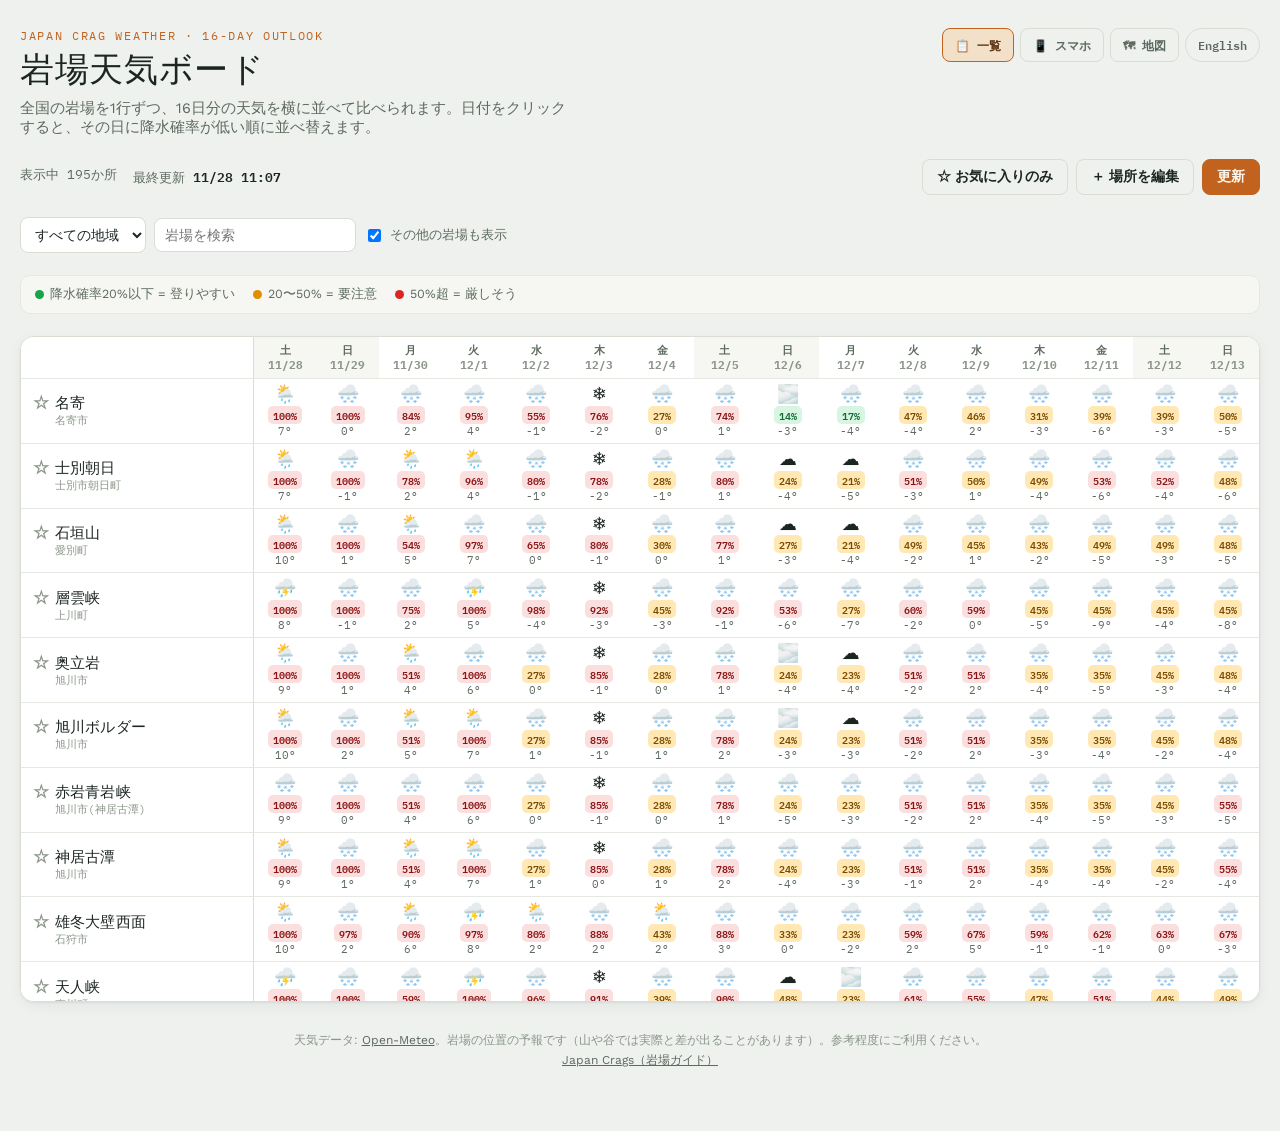
<file: index.html>
<!doctype html>
<html lang="ja">
<head>
<meta charset="utf-8" />
<meta name="viewport" content="width=device-width, initial-scale=1" />
<meta name="google-site-verification" content="5ssYtraUN7Qin5nMZVp0XB-z2Ccbjzz2m-BGXpXzD_s" />
<title>岩場天気ボード - クライミング岩場の天気予報まとめ</title>
<meta name="description" content="全国190か所以上のクライミング・ボルダリングの岩場の天気予報を、16日分まとめて比較できる無料ツール。一覧・地図・スマホ向けのおすすめ順表示から確認できます。" />
<meta name="robots" content="index,follow" />
<link rel="canonical" href="https://weather.japancrags.com/" />
<link rel="alternate" hreflang="ja" href="https://weather.japancrags.com/" data-path="./" />
<link rel="alternate" hreflang="en" href="https://weather.japancrags.com/en/" data-path="en/" />
<link rel="alternate" hreflang="x-default" href="https://weather.japancrags.com/en/" />
<script>try{var p=localStorage.getItem("crag-weather-lang"),c=document.documentElement.lang;if(p&&p!==c){var a=document.querySelector('link[rel=alternate][hreflang="'+p+'"]');if(a)location.replace(a.getAttribute("data-path"))}}catch(e){}</script>
<meta property="og:type" content="website" />
<meta property="og:site_name" content="岩場天気ボード" />
<meta property="og:title" content="岩場天気ボード - クライミング岩場の天気予報まとめ" />
<meta property="og:description" content="全国190か所以上のクライミング・ボルダリングの岩場の天気予報を、16日分まとめて比較できる無料ツール。" />
<meta property="og:url" content="https://weather.japancrags.com/" />
<meta property="og:locale" content="ja_JP" />
<meta name="twitter:card" content="summary" />
<meta name="twitter:title" content="岩場天気ボード - クライミング岩場の天気予報まとめ" />
<meta name="twitter:description" content="全国190か所以上のクライミング・ボルダリングの岩場の天気予報を、16日分まとめて比較できる無料ツール。" />
<link rel="stylesheet" href="style.css" />
<script type="application/ld+json">
{
  "@context": "https://schema.org",
  "@type": "WebApplication",
  "name": "岩場天気ボード",
  "url": "https://weather.japancrags.com/",
  "description": "全国190か所以上のクライミング・ボルダリングの岩場の天気予報を、16日分まとめて比較できる無料ツール。",
  "applicationCategory": "UtilitiesApplication",
  "operatingSystem": "Any",
  "inLanguage": "ja",
  "isAccessibleForFree": true
}
</script>
<script>
  // Narrow-screen visitors get the touch-friendly layout automatically;
  // a visitor who came back here on purpose (via the phone page's nav) is left alone.
  try{
    var prefersDesktop = sessionStorage.getItem("crag-weather-prefer-desktop") === "1";
    if(!prefersDesktop && window.matchMedia("(max-width: 700px)").matches){
      location.replace("mobile.html");
    }
  }catch(e){}
</script>
</head>
<body>
<div class="wrap wide">
  <header>
    <div class="header-top">
      <div>
        <p class="eyebrow">Japan Crag Weather &middot; 16-Day Outlook</p>
        <h1>岩場天気ボード</h1>
      </div>
      <nav class="view-nav">
        <span class="view-switch active">📋 一覧</span>
        <a class="view-switch" href="mobile.html">📱 スマホ</a>
        <a class="view-switch" href="map.html">🗺 地図</a>
        <a class="lang-btn" href="en/" hreflang="en" lang="en" data-lang="en">English</a>
      </nav>
    </div>
    <p class="sub">全国の岩場を1行ずつ、16日分の天気を横に並べて比べられます。日付をクリックすると、その日に降水確率が低い順に並べ替えます。</p>
  </header>

  <div class="toprow">
    <div class="meta">
      <span id="shown-label">–</span>
      <span id="updated-label">読み込み中…</span>
    </div>
    <div style="display:flex;gap:8px;align-items:center;flex-wrap:wrap;">
      <span class="hidden-note" id="hidden-note" style="display:none;"></span>
      <button class="ghost fav-toggle" id="fav-toggle">☆ お気に入りのみ</button>
      <button class="ghost" id="edit-toggle">＋ 場所を編集</button>
      <button class="primary" id="refresh-btn">更新</button>
    </div>
  </div>

  <div class="filters">
    <select id="pref-select" aria-label="地域"><option value="">すべての地域</option></select>
    <input type="search" id="query-input" placeholder="岩場を検索" aria-label="岩場を検索" />
    <label class="check"><input type="checkbox" id="more-toggle" checked /> その他の岩場も表示</label>
  </div>

  <div class="legend">
    <span class="item"><span class="dot good"></span>降水確率20%以下 = 登りやすい</span>
    <span class="item"><span class="dot caution"></span>20〜50% = 要注意</span>
    <span class="item"><span class="dot poor"></span>50%超 = 厳しそう</span>
  </div>

  <div class="add-panel" id="add-panel">
    <label for="add-input">岩場・地名を検索して追加</label>
    <div class="add-row">
      <input type="text" id="add-input" placeholder="例：幌尻岳、増毛、瑞牆山 など" />
      <button id="search-btn">検索</button>
      <button class="ghost" id="cancel-add">閉じる</button>
    </div>
    <div class="search-results" id="search-results"></div>
    <p class="hint">Open-Meteoのジオコーディングで検索します。ヒットしたら追加してください（この端末にのみ保存されます）。</p>
  </div>

  <div class="matrix-wrap" id="matrix"></div>

  <footer>
    天気データ: <a href="https://open-meteo.com/" target="_blank" rel="noopener">Open-Meteo</a>。岩場の位置の予報です（山や谷では実際と差が出ることがあります）。参考程度にご利用ください。<br/>
    <a href="https://japancrags.com/ja/">Japan Crags（岩場ガイド）</a>
  </footer>
</div>

<script src="shared.js"></script>
<script src="app.js"></script>
</body>
</html>
</file>
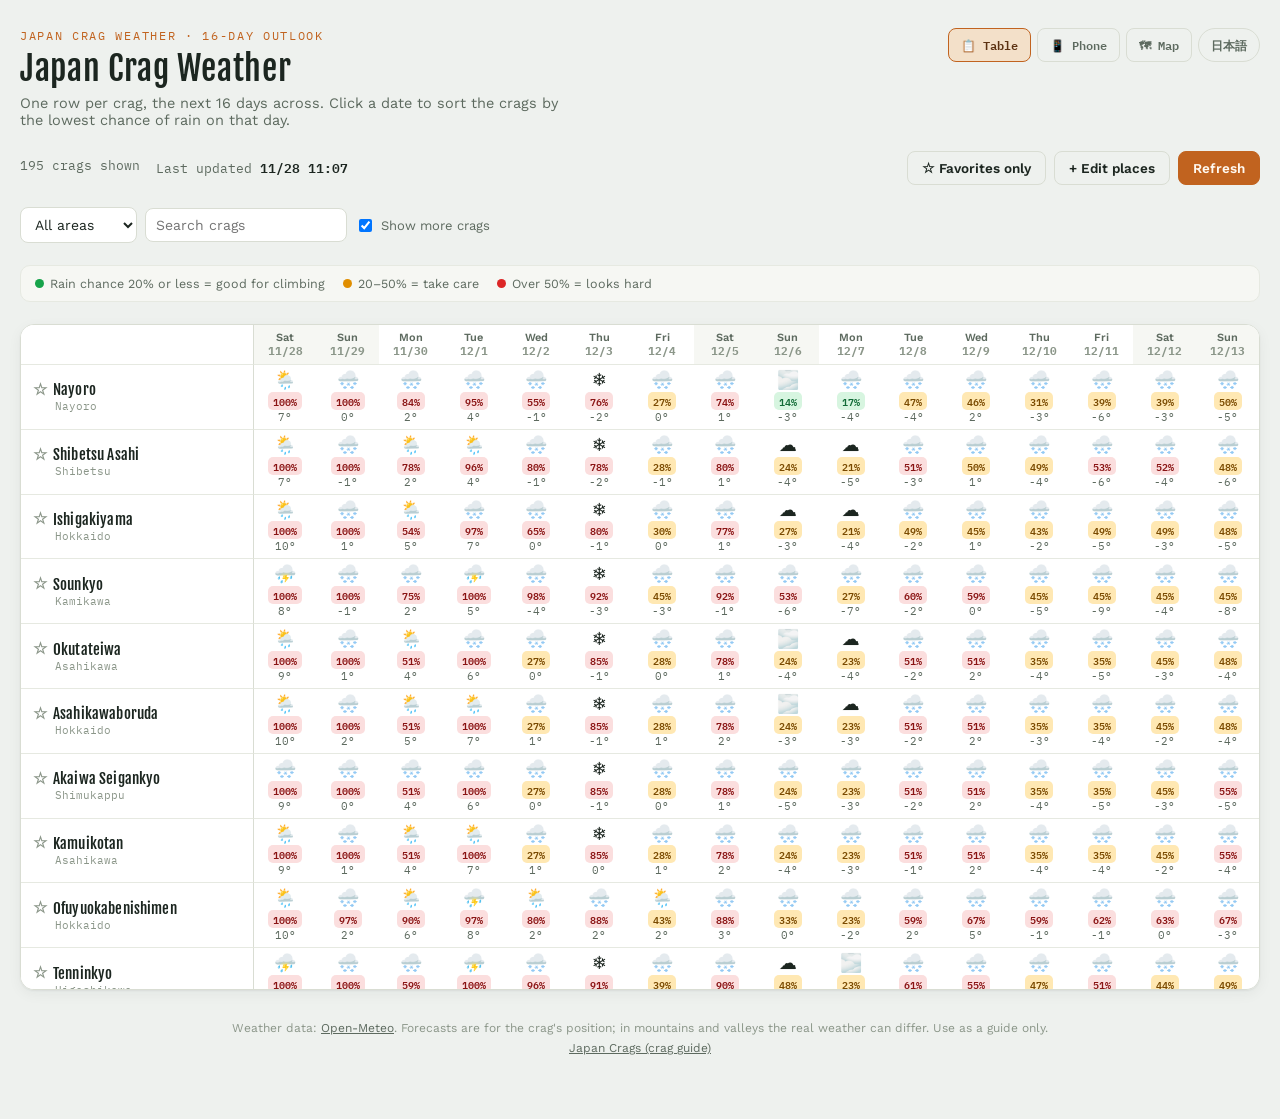
<file: en/index.html>
<!doctype html>
<html lang="en">
<head>
<meta charset="utf-8" />
<meta name="viewport" content="width=device-width, initial-scale=1" />
<title>Japan Crag Weather - 16-day forecast for climbing crags in Japan</title>
<meta name="description" content="Compare the 16-day weather forecast for more than 190 climbing and bouldering crags across Japan. A free tool with a table view, a full-screen map and a phone view that ranks crags by day." />
<meta name="robots" content="index,follow" />
<link rel="canonical" href="https://weather.japancrags.com/en/" />
<link rel="alternate" hreflang="ja" href="https://weather.japancrags.com/" data-path="../" />
<link rel="alternate" hreflang="en" href="https://weather.japancrags.com/en/" data-path="./" />
<link rel="alternate" hreflang="x-default" href="https://weather.japancrags.com/en/" />
<script>try{var p=localStorage.getItem("crag-weather-lang"),c=document.documentElement.lang;if(p&&p!==c){var a=document.querySelector('link[rel=alternate][hreflang="'+p+'"]');if(a)location.replace(a.getAttribute("data-path"))}}catch(e){}</script>
<meta property="og:type" content="website" />
<meta property="og:site_name" content="Japan Crag Weather" />
<meta property="og:title" content="Japan Crag Weather - 16-day forecast for climbing crags in Japan" />
<meta property="og:description" content="Compare the 16-day weather forecast for more than 190 climbing and bouldering crags across Japan. A free tool." />
<meta property="og:url" content="https://weather.japancrags.com/en/" />
<meta property="og:locale" content="en_US" />
<meta name="twitter:card" content="summary" />
<link rel="stylesheet" href="../style.css" />
<script type="application/ld+json">
{
  "@context": "https://schema.org",
  "@type": "WebApplication",
  "name": "Japan Crag Weather",
  "url": "https://weather.japancrags.com/en/",
  "description": "Compare the 16-day weather forecast for more than 190 climbing and bouldering crags across Japan.",
  "applicationCategory": "UtilitiesApplication",
  "operatingSystem": "Any",
  "inLanguage": "en",
  "isAccessibleForFree": true
}
</script>
<script>
  // Narrow-screen visitors get the touch-friendly layout automatically;
  // a visitor who came back here on purpose (via the phone page's nav) is left alone.
  try{
    var prefersDesktop = sessionStorage.getItem("crag-weather-prefer-desktop") === "1";
    if(!prefersDesktop && window.matchMedia("(max-width: 700px)").matches){
      location.replace("mobile.html");
    }
  }catch(e){}
</script>
</head>
<body>
<div class="wrap wide">
  <header>
    <div class="header-top">
      <div>
        <p class="eyebrow">Japan Crag Weather &middot; 16-Day Outlook</p>
        <h1>Japan Crag Weather</h1>
      </div>
      <nav class="view-nav">
        <span class="view-switch active">📋 Table</span>
        <a class="view-switch" href="mobile.html">📱 Phone</a>
        <a class="view-switch" href="map.html">🗺 Map</a>
        <a class="lang-btn" href="../" hreflang="ja" lang="ja" data-lang="ja">日本語</a>
      </nav>
    </div>
    <p class="sub">One row per crag, the next 16 days across. Click a date to sort the crags by the lowest chance of rain on that day.</p>
  </header>

  <div class="toprow">
    <div class="meta">
      <span id="shown-label">–</span>
      <span id="updated-label">Loading…</span>
    </div>
    <div style="display:flex;gap:8px;align-items:center;flex-wrap:wrap;">
      <span class="hidden-note" id="hidden-note" style="display:none;"></span>
      <button class="ghost fav-toggle" id="fav-toggle">☆ Favorites only</button>
      <button class="ghost" id="edit-toggle">+ Edit places</button>
      <button class="primary" id="refresh-btn">Refresh</button>
    </div>
  </div>

  <div class="filters">
    <select id="pref-select" aria-label="Area"><option value="">All areas</option></select>
    <input type="search" id="query-input" placeholder="Search crags" aria-label="Search crags" />
    <label class="check"><input type="checkbox" id="more-toggle" checked /> Show more crags</label>
  </div>

  <div class="legend">
    <span class="item"><span class="dot good"></span>Rain chance 20% or less = good for climbing</span>
    <span class="item"><span class="dot caution"></span>20–50% = take care</span>
    <span class="item"><span class="dot poor"></span>Over 50% = looks hard</span>
  </div>

  <div class="add-panel" id="add-panel">
    <label for="add-input">Search for a crag or place to add</label>
    <div class="add-row">
      <input type="text" id="add-input" placeholder="For example: Ogawayama, Mizugaki" />
      <button id="search-btn">Search</button>
      <button class="ghost" id="cancel-add">Close</button>
    </div>
    <div class="search-results" id="search-results"></div>
    <p class="hint">Searches with the Open-Meteo geocoder. Add a result to keep it (saved on this device only).</p>
  </div>

  <div class="matrix-wrap" id="matrix"></div>

  <footer>
    Weather data: <a href="https://open-meteo.com/" target="_blank" rel="noopener">Open-Meteo</a>. Forecasts are for the crag's position; in mountains and valleys the real weather can differ. Use as a guide only.<br/>
    <a href="https://japancrags.com/">Japan Crags (crag guide)</a>
  </footer>
</div>

<script>window.CW_ROOT = "../";</script>
<script src="../shared.js"></script>
<script src="../app.js"></script>
</body>
</html>
</file>
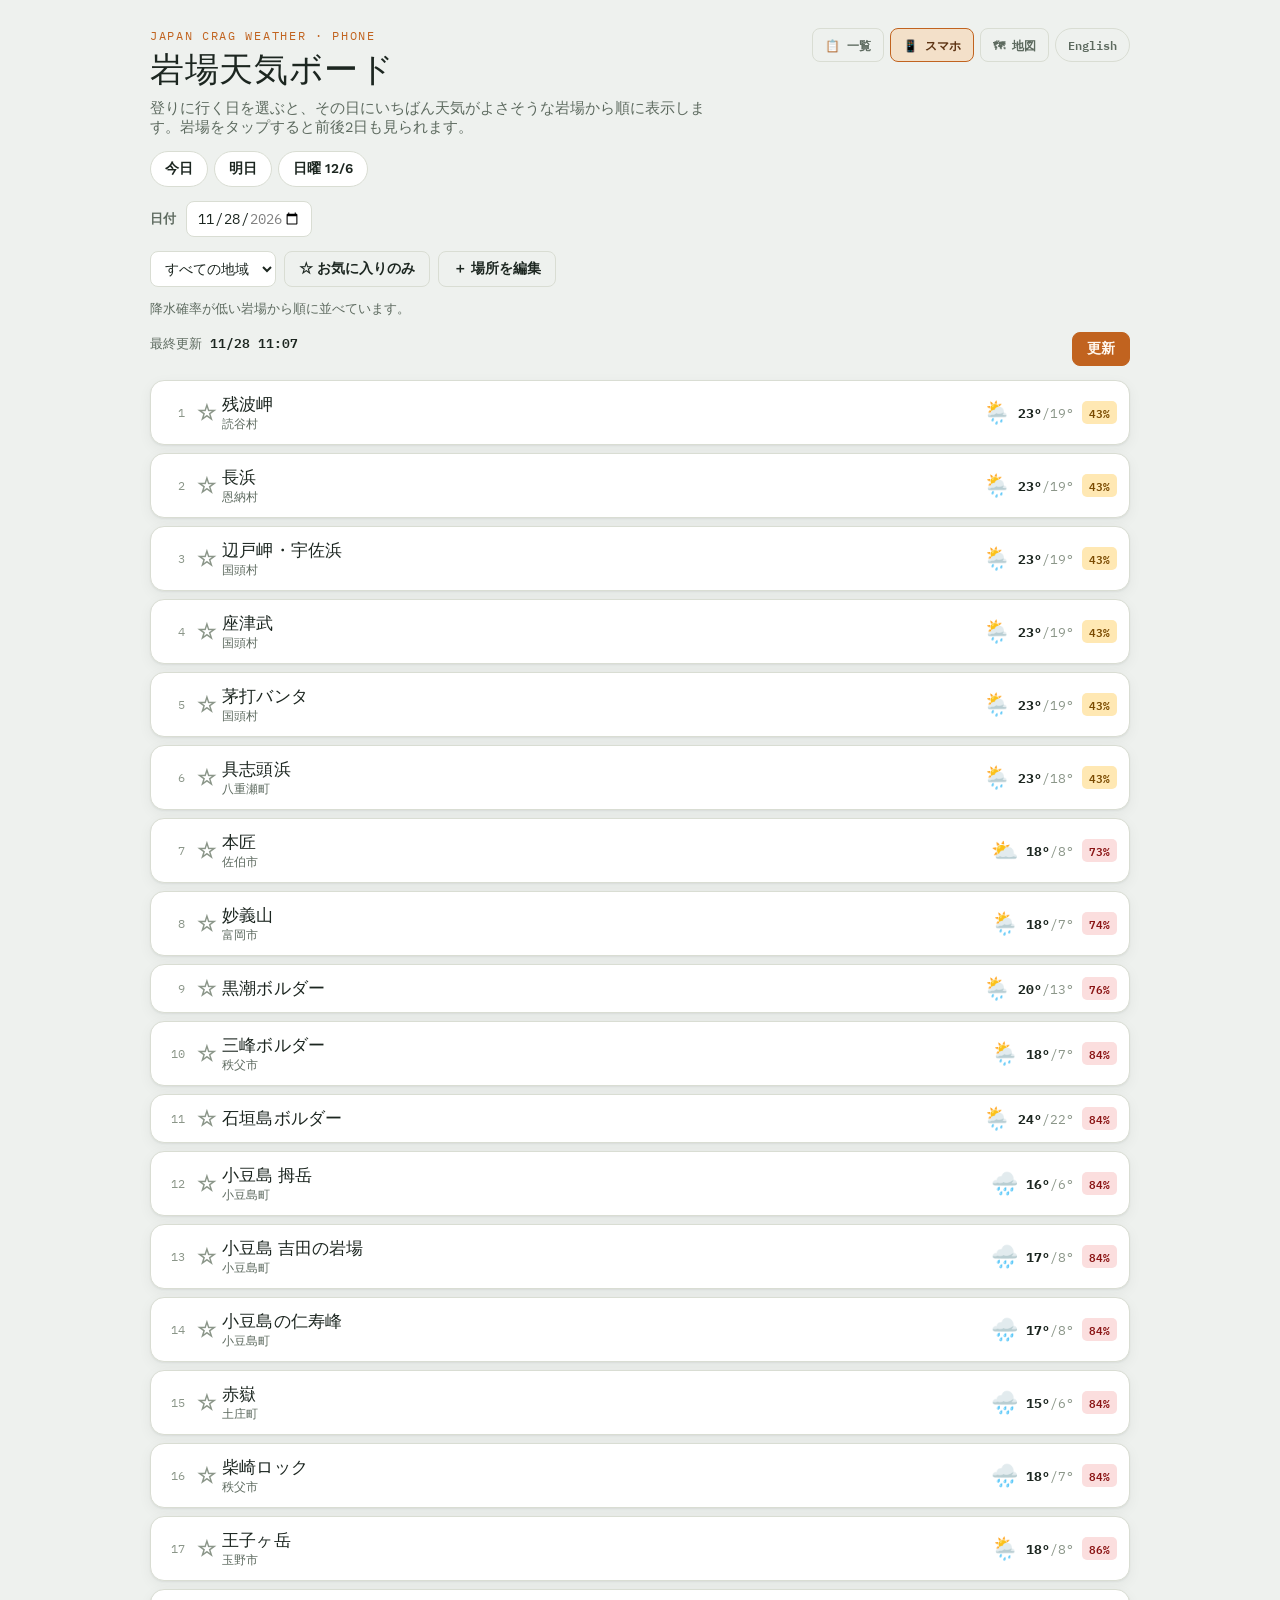
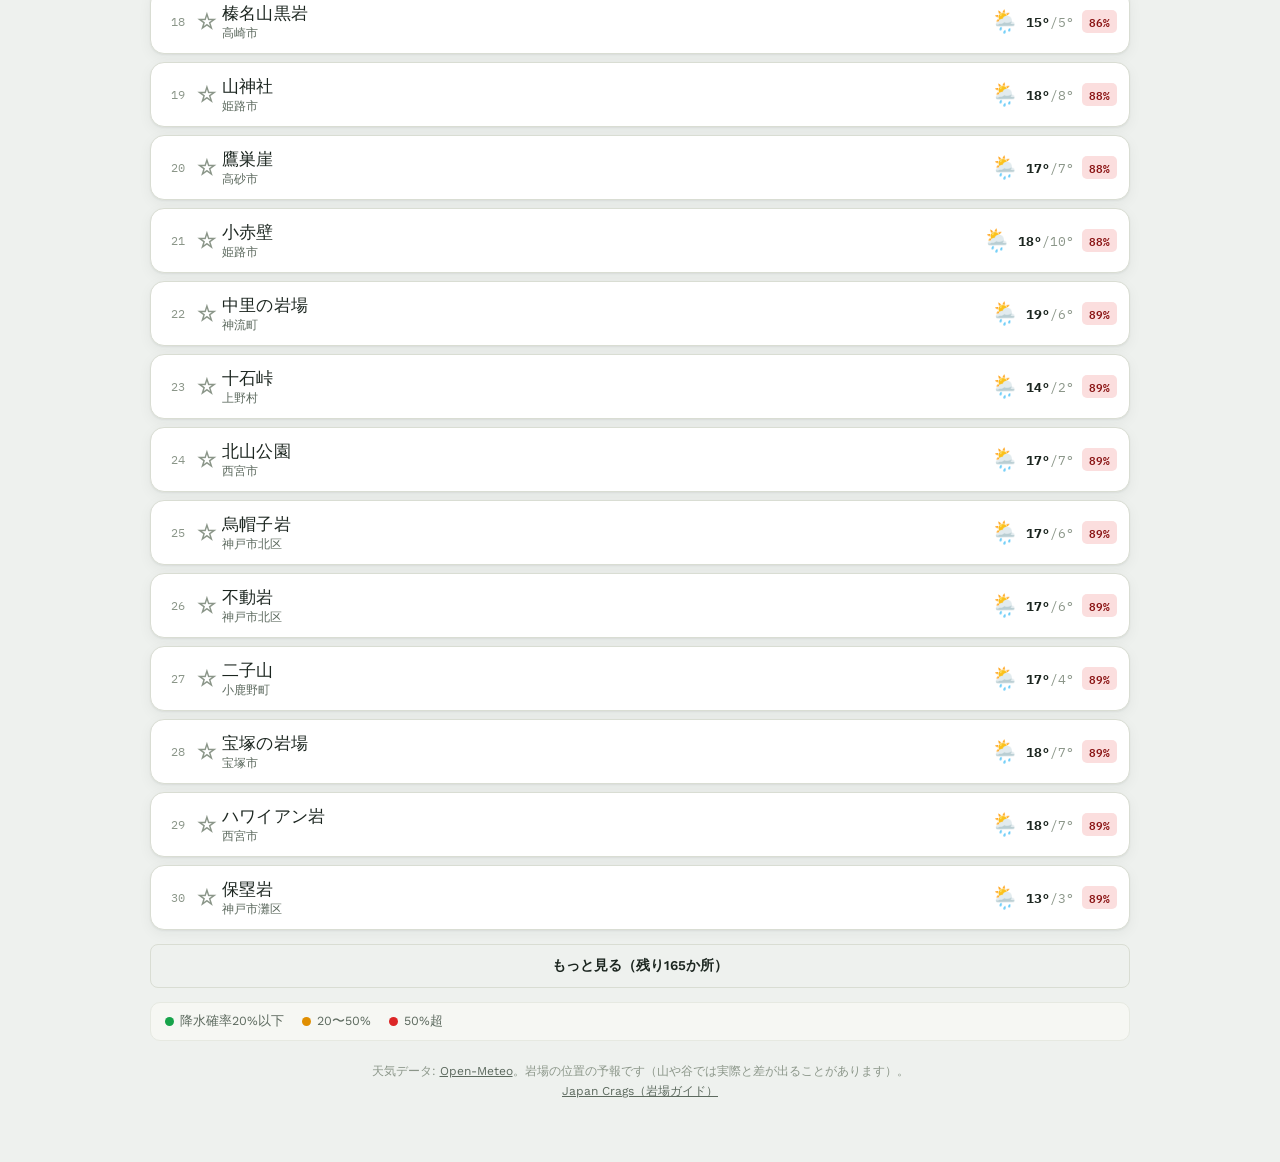
<file: mobile.html>
<!doctype html>
<html lang="ja">
<head>
<meta charset="utf-8" />
<meta name="viewport" content="width=device-width, initial-scale=1" />
<title>岩場天気ボード（スマホ表示） - 今日・今週末、どの岩場が登れそう？</title>
<meta name="description" content="日付を選ぶと、全国の岩場を降水確率の低い順に並べて表示するスマホ向けページ。今日・明日・今週末のワンタップ切り替えつき。" />
<link rel="canonical" href="https://weather.japancrags.com/mobile.html" />
<link rel="alternate" hreflang="ja" href="https://weather.japancrags.com/mobile.html" data-path="mobile.html" />
<link rel="alternate" hreflang="en" href="https://weather.japancrags.com/en/mobile.html" data-path="en/mobile.html" />
<link rel="alternate" hreflang="x-default" href="https://weather.japancrags.com/en/mobile.html" />
<script>try{var p=localStorage.getItem("crag-weather-lang"),c=document.documentElement.lang;if(p&&p!==c){var a=document.querySelector('link[rel=alternate][hreflang="'+p+'"]');if(a)location.replace(a.getAttribute("data-path"))}}catch(e){}</script>
<link rel="stylesheet" href="style.css" />
<link rel="stylesheet" href="mobile.css" />
</head>
<body>
<div class="wrap m-wrap">
  <header>
    <div class="header-top">
      <div>
        <p class="eyebrow">Japan Crag Weather &middot; Phone</p>
        <h1>岩場天気ボード</h1>
      </div>
      <nav class="view-nav">
        <a class="view-switch" href="index.html" id="to-desktop">📋 一覧</a>
        <span class="view-switch active">📱 スマホ</span>
        <a class="view-switch" href="map.html">🗺 地図</a>
        <a class="lang-btn" href="en/mobile.html" hreflang="en" lang="en" data-lang="en">English</a>
      </nav>
    </div>
    <p class="sub">登りに行く日を選ぶと、その日にいちばん天気がよさそうな岩場から順に表示します。岩場をタップすると前後2日も見られます。</p>
  </header>

  <div class="chips" id="quick-dates"></div>

  <div class="date-row">
    <label for="date-input">日付</label>
    <input type="date" id="date-input" />
  </div>

  <div class="m-filters">
    <select id="pref-select" aria-label="地域"><option value="">すべての地域</option></select>
    <button class="ghost fav-toggle" id="fav-toggle">☆ お気に入りのみ</button>
    <button class="ghost" id="edit-toggle">＋ 場所を編集</button>
  </div>
  <p class="rank-hint">降水確率が低い岩場から順に並べています。</p>

  <div class="meta m-meta">
    <span id="updated-label">読み込み中…</span>
    <span class="hidden-note" id="hidden-note" style="display:none;"></span>
    <button class="primary" id="refresh-btn">更新</button>
  </div>

  <div class="add-panel" id="add-panel">
    <label for="add-input">岩場・地名を検索して追加</label>
    <div class="add-row">
      <input type="text" id="add-input" placeholder="例：幌尻岳、増毛、瑞牆山 など" />
      <button id="search-btn">検索</button>
      <button class="ghost" id="cancel-add">閉じる</button>
    </div>
    <div class="search-results" id="search-results"></div>
    <p class="hint">Open-Meteoのジオコーディングで検索します。ヒットしたら追加してください（この端末にのみ保存されます）。</p>
  </div>

  <div class="locations m-locations" id="locations"></div>
  <button class="ghost" id="more-btn" style="display:none;">もっと見る</button>

  <div class="legend">
    <span class="item"><span class="dot good"></span>降水確率20%以下</span>
    <span class="item"><span class="dot caution"></span>20〜50%</span>
    <span class="item"><span class="dot poor"></span>50%超</span>
  </div>

  <footer>
    天気データ: <a href="https://open-meteo.com/" target="_blank" rel="noopener">Open-Meteo</a>。岩場の位置の予報です（山や谷では実際と差が出ることがあります）。<br/>
    <a href="https://japancrags.com/ja/">Japan Crags（岩場ガイド）</a>
  </footer>
</div>

<script src="shared.js"></script>
<script src="mobile.js"></script>
</body>
</html>
</file>
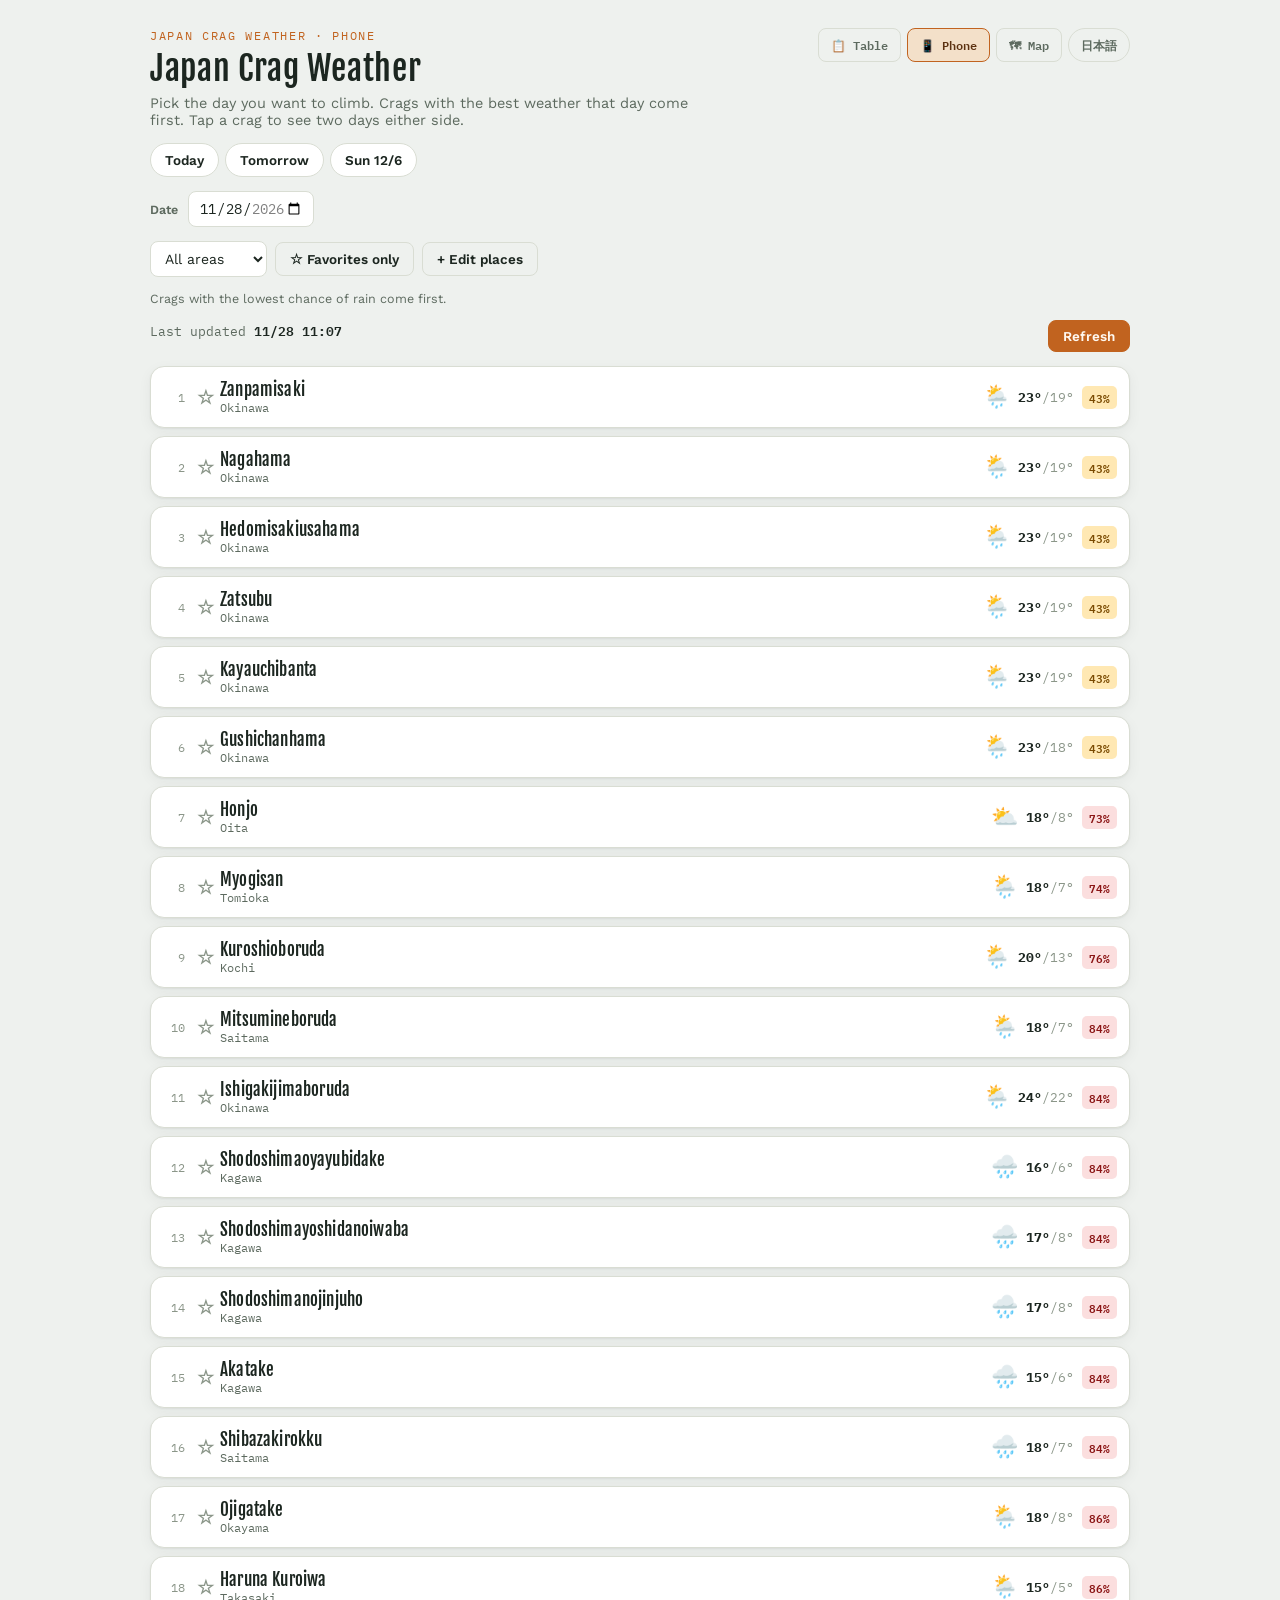
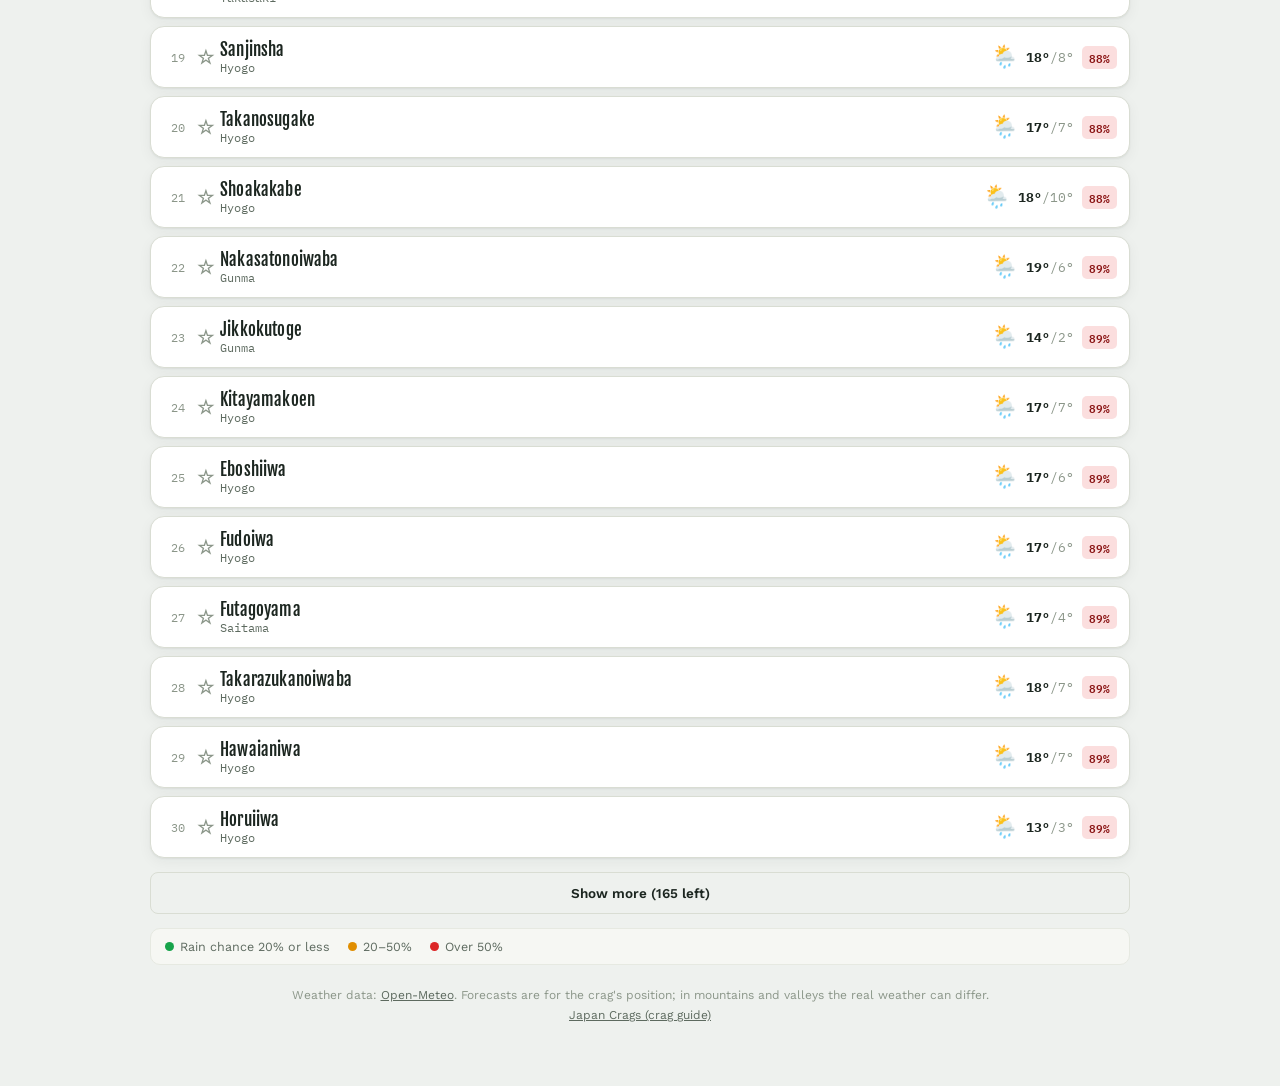
<file: en/mobile.html>
<!doctype html>
<html lang="en">
<head>
<meta charset="utf-8" />
<meta name="viewport" content="width=device-width, initial-scale=1" />
<title>Japan Crag Weather (phone) - which crag is best today or this weekend?</title>
<meta name="description" content="Pick a day and see climbing crags across Japan ranked by the lowest chance of rain. One-tap today, tomorrow and this weekend." />
<link rel="canonical" href="https://weather.japancrags.com/en/mobile.html" />
<link rel="alternate" hreflang="ja" href="https://weather.japancrags.com/mobile.html" data-path="../mobile.html" />
<link rel="alternate" hreflang="en" href="https://weather.japancrags.com/en/mobile.html" data-path="mobile.html" />
<link rel="alternate" hreflang="x-default" href="https://weather.japancrags.com/en/mobile.html" />
<script>try{var p=localStorage.getItem("crag-weather-lang"),c=document.documentElement.lang;if(p&&p!==c){var a=document.querySelector('link[rel=alternate][hreflang="'+p+'"]');if(a)location.replace(a.getAttribute("data-path"))}}catch(e){}</script>
<link rel="stylesheet" href="../style.css" />
<link rel="stylesheet" href="../mobile.css" />
</head>
<body>
<div class="wrap m-wrap">
  <header>
    <div class="header-top">
      <div>
        <p class="eyebrow">Japan Crag Weather &middot; Phone</p>
        <h1>Japan Crag Weather</h1>
      </div>
      <nav class="view-nav">
        <a class="view-switch" href="index.html" id="to-desktop">📋 Table</a>
        <span class="view-switch active">📱 Phone</span>
        <a class="view-switch" href="map.html">🗺 Map</a>
        <a class="lang-btn" href="../mobile.html" hreflang="ja" lang="ja" data-lang="ja">日本語</a>
      </nav>
    </div>
    <p class="sub">Pick the day you want to climb. Crags with the best weather that day come first. Tap a crag to see two days either side.</p>
  </header>

  <div class="chips" id="quick-dates"></div>

  <div class="date-row">
    <label for="date-input">Date</label>
    <input type="date" id="date-input" />
  </div>

  <div class="m-filters">
    <select id="pref-select" aria-label="Area"><option value="">All areas</option></select>
    <button class="ghost fav-toggle" id="fav-toggle">☆ Favorites only</button>
    <button class="ghost" id="edit-toggle">+ Edit places</button>
  </div>
  <p class="rank-hint">Crags with the lowest chance of rain come first.</p>

  <div class="meta m-meta">
    <span id="updated-label">Loading…</span>
    <span class="hidden-note" id="hidden-note" style="display:none;"></span>
    <button class="primary" id="refresh-btn">Refresh</button>
  </div>

  <div class="add-panel" id="add-panel">
    <label for="add-input">Search for a crag or place to add</label>
    <div class="add-row">
      <input type="text" id="add-input" placeholder="For example: Ogawayama, Mizugaki" />
      <button id="search-btn">Search</button>
      <button class="ghost" id="cancel-add">Close</button>
    </div>
    <div class="search-results" id="search-results"></div>
    <p class="hint">Searches with the Open-Meteo geocoder. Add a result to keep it (saved on this device only).</p>
  </div>

  <div class="locations m-locations" id="locations"></div>
  <button class="ghost" id="more-btn" style="display:none;">Show more</button>

  <div class="legend">
    <span class="item"><span class="dot good"></span>Rain chance 20% or less</span>
    <span class="item"><span class="dot caution"></span>20–50%</span>
    <span class="item"><span class="dot poor"></span>Over 50%</span>
  </div>

  <footer>
    Weather data: <a href="https://open-meteo.com/" target="_blank" rel="noopener">Open-Meteo</a>. Forecasts are for the crag's position; in mountains and valleys the real weather can differ.<br/>
    <a href="https://japancrags.com/">Japan Crags (crag guide)</a>
  </footer>
</div>

<script>window.CW_ROOT = "../";</script>
<script src="../shared.js"></script>
<script src="../mobile.js"></script>
</body>
</html>
</file>
<file: style.css>
@import url('https://fonts.googleapis.com/css2?family=Fjalla+One&family=Work+Sans:wght@400;500;600;700&family=IBM+Plex+Mono:wght@400;500;600&display=swap');

:root{
  --bg:#eef1ee;
  --surface:#ffffff;
  --surface-raised:#f6f7f3;
  --border:#d9ddd3;
  --border-soft:#e6e9e1;
  --text:#1c2620;
  --text-muted:#5d6a5f;
  --text-faint:#8b9689;
  --accent:#c1631f;
  --accent-soft:#f3e0c9;
  --accent-ink:#5c3212;
  --good:#16a34a;
  --good-bg:#d7f5e0;
  --good-ink:#116b36;
  --caution:#e08e00;
  --caution-bg:#ffe8b3;
  --caution-ink:#7a4a00;
  --poor:#dc2626;
  --poor-bg:#fbdede;
  --poor-ink:#8a1414;
  --shadow: 0 1px 2px rgba(28,38,32,.06), 0 4px 14px rgba(28,38,32,.05);
}
@media (prefers-color-scheme: dark){
  :root{
    --bg:#141a15;
    --surface:#1b231c;
    --surface-raised:#212b22;
    --border:#31402f;
    --border-soft:#293429;
    --text:#e8ede6;
    --text-muted:#a3b09e;
    --text-faint:#71806e;
    --accent:#e08a3d;
    --accent-soft:#3d2c17;
    --accent-ink:#f3d3ac;
    --good:#22c55e;
    --good-bg:#0f3d20;
    --good-ink:#8df0b0;
    --caution:#f59e0b;
    --caution-bg:#452c05;
    --caution-ink:#ffcf70;
    --poor:#ef4444;
    --poor-bg:#451a1a;
    --poor-ink:#ffb4b4;
    --shadow: 0 1px 2px rgba(0,0,0,.3), 0 4px 18px rgba(0,0,0,.35);
  }
}

*{box-sizing:border-box;}
html,body{background:var(--bg);}
body{
  color:var(--text);
  font-family:'Work Sans', system-ui, -apple-system, 'Hiragino Sans', 'Yu Gothic', sans-serif;
  margin:0;
  padding-inline:20px;
  padding-block:28px 60px;
}
.wrap{max-width:980px;margin-inline:auto;display:flex;flex-direction:column;gap:22px;}

h1{
  font-family:'Fjalla One', 'Hiragino Sans', sans-serif;
  font-weight:400;
  letter-spacing:.02em;
  font-size:clamp(26px,4vw,34px);
  margin:0;
  text-wrap:balance;
}
.eyebrow{
  font-family:'IBM Plex Mono', monospace;
  font-size:12px;
  letter-spacing:.14em;
  text-transform:uppercase;
  color:var(--accent);
  margin:0 0 4px;
}
header p.sub{margin:6px 0 0;color:var(--text-muted);font-size:14.5px;max-width:62ch;}
.header-top{display:flex;justify-content:space-between;align-items:flex-start;gap:12px;flex-wrap:wrap;}
.view-nav{display:flex;gap:6px;flex:none;}
.view-switch{
  font-family:'IBM Plex Mono',monospace;font-size:12px;font-weight:600;color:var(--text-muted);
  border:1px solid var(--border);border-radius:8px;padding:6px 12px;text-decoration:none;
  white-space:nowrap;flex:none;
}
.view-switch:hover{border-color:var(--accent);color:var(--accent-ink);}
.view-switch.active{background:var(--accent-soft);border-color:var(--accent);color:var(--accent-ink);}

.toprow{display:flex;flex-wrap:wrap;gap:12px;align-items:center;justify-content:space-between;}
.meta{
  display:flex;gap:16px;flex-wrap:wrap;
  font-family:'IBM Plex Mono',monospace;font-size:12.5px;color:var(--text-muted);
}
.meta b{color:var(--text);font-weight:600;}
button{
  font-family:'Work Sans',sans-serif;font-weight:600;font-size:13.5px;
  border-radius:8px;border:1px solid var(--border);background:var(--surface);
  color:var(--text);padding:8px 14px;cursor:pointer;
}
button:hover{border-color:var(--accent);}
button:focus-visible, input:focus-visible, a:focus-visible{outline:2px solid var(--accent);outline-offset:2px;}
button.primary{background:var(--accent);border-color:var(--accent);color:#fff8f0;}
button.ghost{background:transparent;}
button:disabled{opacity:.5;cursor:default;}

.legend{
  display:flex;flex-wrap:wrap;gap:10px 18px;align-items:center;
  background:var(--surface-raised);border:1px solid var(--border-soft);
  border-radius:10px;padding:10px 14px;font-size:12.5px;color:var(--text-muted);
}
.legend .item{display:flex;align-items:center;gap:6px;}
.dot{width:9px;height:9px;border-radius:50%;flex:none;}
.dot.good{background:var(--good);}
.dot.caution{background:var(--caution);}
.dot.poor{background:var(--poor);}

.date-row{display:flex;align-items:center;gap:10px;flex-wrap:wrap;}
.date-row label{font-size:12.5px;color:var(--text-muted);font-weight:600;}
.date-row input[type="date"]{
  border:1px solid var(--border);border-radius:8px;padding:7px 10px;background:var(--surface);
  color:var(--text);font-family:'IBM Plex Mono',monospace;font-size:13.5px;
}
.date-row .date-hint{font-size:12px;color:var(--text-faint);}

.locations{display:flex;flex-direction:column;gap:14px;}

.card{
  background:var(--surface);border:1px solid var(--border);border-radius:14px;
  box-shadow:var(--shadow);padding:16px 16px 14px;
}
.card.hidden-card{display:none;}
.card-head{display:flex;align-items:baseline;justify-content:space-between;gap:10px;flex-wrap:wrap;margin-bottom:10px;}
.card-title{display:flex;align-items:baseline;gap:10px;flex-wrap:wrap;}
.card-title h2{font-family:'Fjalla One',sans-serif;font-weight:400;font-size:19px;margin:0;letter-spacing:.01em;}
.card-title .region{font-size:12.5px;color:var(--text-muted);font-family:'IBM Plex Mono',monospace;}
.icon-btn{
  font-family:'IBM Plex Mono',monospace;font-size:11px;color:var(--text-faint);
  background:none;border:none;padding:2px 4px;cursor:pointer;
}
.icon-btn:hover{color:var(--poor-ink);}
.star-btn{
  background:none;border:none;padding:0 2px;margin:0;font-size:19px;line-height:1;
  color:var(--text-faint);cursor:pointer;align-self:center;
}
.star-btn:hover{color:var(--caution);border:none;}
.star-btn.on{color:var(--caution);}
.fav-toggle.on{background:var(--caution-bg);border-color:var(--caution);color:var(--caution-ink);}

.strip{
  display:grid;grid-auto-flow:column;grid-auto-columns:88px;gap:8px;
  overflow-x:auto;padding-bottom:4px;
}
.day{
  border:1px solid var(--border-soft);border-radius:10px;padding:9px 6px 8px;
  display:flex;flex-direction:column;align-items:center;gap:4px;
  background:var(--surface-raised);position:relative;
}
.day .wd{font-size:11px;color:var(--text-muted);font-weight:600;}
.day .dt{font-family:'IBM Plex Mono',monospace;font-size:10.5px;color:var(--text-faint);}
.day .icon{font-size:22px;line-height:1;margin:2px 0;}
.day .temps{font-family:'IBM Plex Mono',monospace;font-variant-numeric:tabular-nums;font-size:12.5px;text-align:center;}
.day .temps .hi{color:var(--text);font-weight:600;}
.day .temps .lo{color:var(--text-faint);}
.day .pop{
  font-family:'IBM Plex Mono',monospace;font-size:10.5px;font-weight:600;border-radius:5px;
  padding:1px 6px;margin-top:2px;
}
.pop.good{background:var(--good-bg);color:var(--good-ink);}
.pop.caution{background:var(--caution-bg);color:var(--caution-ink);}
.pop.poor{background:var(--poor-bg);color:var(--poor-ink);}

.skeleton .day{background:var(--surface-raised);opacity:.5;}
.row-error{
  font-size:13px;color:var(--poor-ink);background:var(--poor-bg);border-radius:8px;
  padding:8px 12px;display:flex;align-items:center;justify-content:space-between;gap:10px;
}

.add-panel{
  background:var(--surface);border:1px dashed var(--border);border-radius:14px;padding:14px 16px;
  display:none;flex-direction:column;gap:10px;
}
.add-panel.open{display:flex;}
.add-panel label{font-size:12.5px;color:var(--text-muted);font-weight:600;}
.add-row{display:flex;gap:8px;flex-wrap:wrap;}
.add-row input[type="text"]{
  flex:1;min-width:180px;border:1px solid var(--border);border-radius:8px;padding:8px 10px;
  background:var(--surface-raised);color:var(--text);font-family:'Work Sans',sans-serif;font-size:14px;
}
.search-results{display:flex;flex-direction:column;gap:6px;}
.search-hit{
  display:flex;justify-content:space-between;gap:8px;align-items:center;
  border:1px solid var(--border-soft);border-radius:8px;padding:7px 10px;font-size:13px;
  background:var(--surface-raised);
}
.search-hit span.name{font-weight:600;}
.search-hit span.geo{font-family:'IBM Plex Mono',monospace;font-size:11px;color:var(--text-faint);}
.hint{font-size:12px;color:var(--text-faint);margin:0;}

.hidden-note{font-size:12.5px;color:var(--text-muted);}
.hidden-note button{padding:3px 9px;font-size:12px;margin-left:6px;}

footer{color:var(--text-faint);font-size:12px;text-align:center;margin-top:6px;line-height:1.7;}
footer a{color:var(--text-muted);}

@media (max-width:480px){
  .strip{grid-auto-columns:78px;}
}

/* ---- language button, wide layout, filters (list page) ---- */
.lang-btn{
  font-family:'IBM Plex Mono',monospace;font-size:12px;font-weight:600;color:var(--text-muted);
  border:1px solid var(--border);border-radius:999px;padding:6px 12px;text-decoration:none;white-space:nowrap;
}
.lang-btn:hover{border-color:var(--accent);color:var(--accent-ink);}
.wrap.wide{max-width:1240px;}
.filters{display:flex;flex-wrap:wrap;gap:8px;align-items:center;}
.filters select,.filters input[type="search"]{
  border:1px solid var(--border);border-radius:8px;padding:8px 10px;background:var(--surface);
  color:var(--text);font-family:'Work Sans',sans-serif;font-size:14px;min-width:0;
}
.filters label.check{display:flex;align-items:center;gap:6px;font-size:13px;color:var(--text-muted);}

/* ---- list page: crags x days table ---- */
.matrix-wrap{
  overflow:auto;max-height:74vh;background:var(--surface);
  border:1px solid var(--border);border-radius:14px;box-shadow:var(--shadow);
}
table.matrix{border-collapse:separate;border-spacing:0;font-size:12px;width:max-content;min-width:100%;}
.matrix th,.matrix td{border-bottom:1px solid var(--border-soft);}
.matrix thead th{position:sticky;top:0;z-index:3;background:var(--surface);padding:6px 2px;text-align:center;}
.matrix th.date-col{cursor:pointer;min-width:54px;}
.matrix th.date-col:hover{background:var(--accent-soft);}
.matrix th.date-col.weekend{background:var(--surface-raised);color:var(--accent-ink);}
.matrix th.date-col.sorted{outline:2px solid var(--accent);outline-offset:-2px;}
.matrix th.date-col .wd{display:block;font-size:11px;font-weight:600;color:var(--text-muted);}
.matrix th.date-col .dt{display:block;font-family:'IBM Plex Mono',monospace;font-size:10.5px;color:var(--text-faint);}
.matrix th.crag-col{
  position:sticky;left:0;z-index:2;background:var(--surface);text-align:left;font-weight:400;
  min-width:150px;max-width:200px;padding:6px 10px;border-right:1px solid var(--border);
}
.matrix thead th.crag-col{z-index:4;}
.matrix .crag-name{display:flex;align-items:center;gap:4px;}
.matrix .crag-name .nm{font-family:'Fjalla One',sans-serif;font-size:15px;letter-spacing:.01em;}
.matrix .rg{font-family:'IBM Plex Mono',monospace;font-size:10.5px;color:var(--text-faint);margin-left:24px;}
.matrix .star-btn{font-size:16px;}
.mx-cell{text-align:center;padding:5px 2px;}
.mx-cell .icon{display:block;font-size:18px;line-height:1.1;}
.mx-cell .pop{
  display:inline-block;font-family:'IBM Plex Mono',monospace;font-size:10px;font-weight:600;
  border-radius:5px;padding:0 5px;margin-top:2px;
}
.mx-cell .hi{display:block;font-family:'IBM Plex Mono',monospace;font-size:10.5px;color:var(--text-muted);}
.mx-cell.empty{color:var(--text-faint);}
</file>
<file: mobile.css>
.m-wrap{gap:14px;}
.m-meta{justify-content:space-between;}
.m-meta button{padding:7px 14px;}

.chips{display:flex;gap:6px;flex-wrap:wrap;}
.chip{
  border-radius:999px;padding:8px 14px;font-size:13.5px;background:var(--surface);
  border:1px solid var(--border);color:var(--text);
}
.chip.on{background:var(--accent);border-color:var(--accent);color:#fff8f0;}
.m-filters{display:flex;gap:8px;flex-wrap:wrap;align-items:center;}
.m-filters select{
  border:1px solid var(--border);border-radius:8px;padding:8px 10px;background:var(--surface);
  color:var(--text);font-family:'Work Sans',sans-serif;font-size:14px;min-width:0;
}
.rank-hint{font-size:12.5px;color:var(--text-muted);margin:0;}

.m-locations{gap:8px;}
.rank-card{padding:0;}
.rk-row{display:flex;align-items:center;gap:10px;padding:12px;cursor:pointer;}
.rk-n{font-family:'IBM Plex Mono',monospace;font-size:12px;color:var(--text-faint);width:22px;text-align:right;flex:none;}
.rk-name{flex:1;min-width:0;display:grid;grid-template-columns:auto 1fr;column-gap:4px;align-items:center;}
.rk-name .star-btn{grid-row:1 / span 2;}
.rk-name .nm{font-family:'Fjalla One',sans-serif;font-size:17px;letter-spacing:.01em;overflow:hidden;text-overflow:ellipsis;white-space:nowrap;}
.rk-name .region{font-size:11.5px;color:var(--text-muted);font-family:'IBM Plex Mono',monospace;overflow:hidden;text-overflow:ellipsis;white-space:nowrap;}
.rk-sum{display:flex;align-items:center;gap:8px;flex:none;}
.rk-icon{font-size:22px;line-height:1;}
.rk-temps{font-family:'IBM Plex Mono',monospace;font-size:12.5px;color:var(--text-faint);}
.rk-temps b{color:var(--text);}
.rk-load{font-size:12px;color:var(--text-faint);}
.rank-card .pop{
  font-family:'IBM Plex Mono',monospace;font-size:11px;font-weight:600;border-radius:5px;padding:2px 7px;
}
.rank-card .strip.fit{margin:0 12px 12px;}
.rank-card.open{border-color:var(--accent);}
#more-btn{width:100%;padding:12px;}

.m-locations .strip.fit{
  display:grid;grid-auto-flow:unset;grid-template-columns:repeat(var(--cols,3), 1fr);
  overflow-x:visible;
}
.m-locations .strip.fit .day{padding:8px 4px 7px;}
.m-locations .strip.fit .day .icon{font-size:20px;}
</file>
